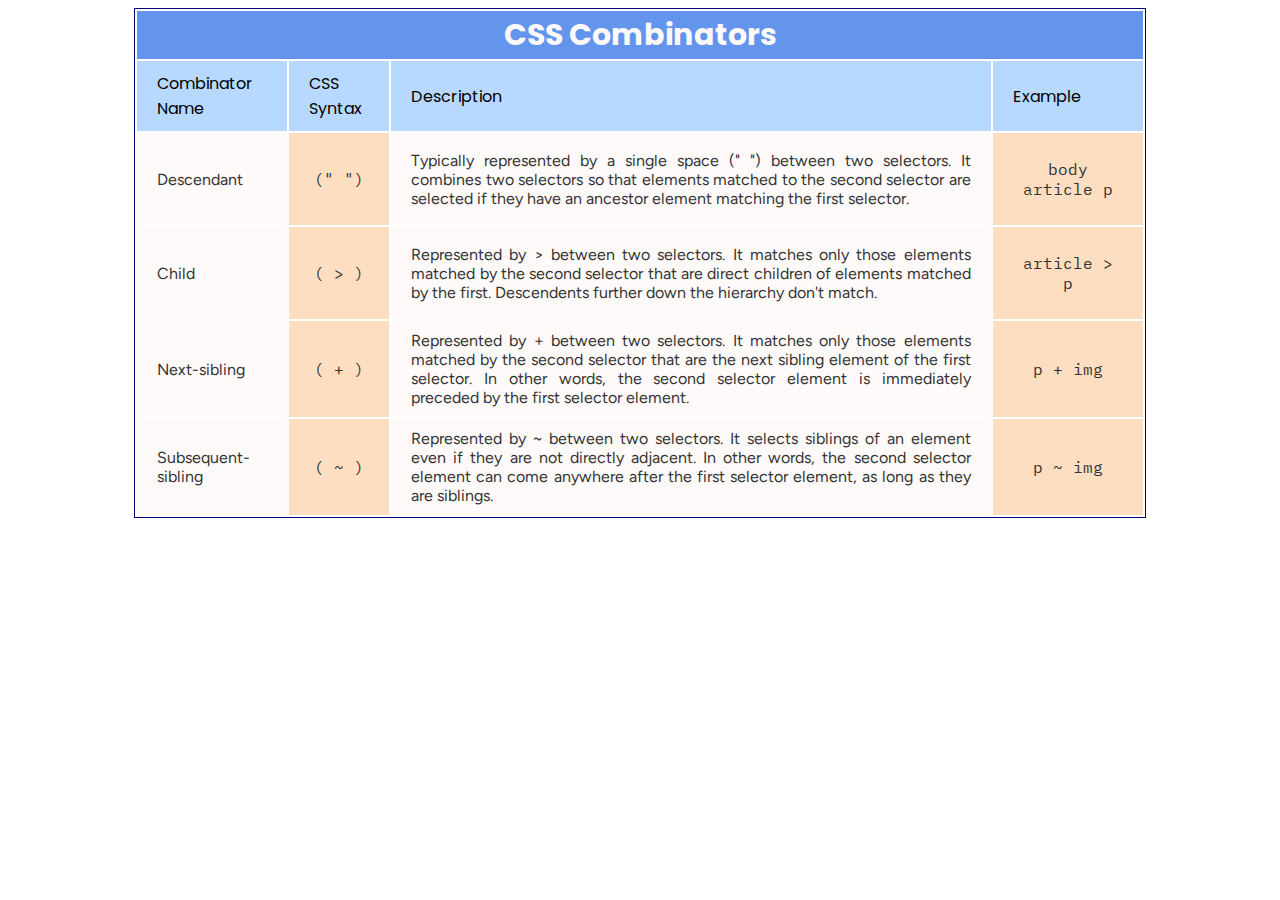
<file: cheat-sheet.html>
<!DOCTYPE html>
<html lang="en">
<head>
    <meta charset="UTF-8">
    <meta name="viewport" content="width=device-width, initial-scale=1.0">
    <title>CSS Combinators Cheatsheet</title>
    <link rel="stylesheet" href="table-style.css">
    <link rel="preconnect" href="https://fonts.googleapis.com">
    <link rel="preconnect" href="https://fonts.gstatic.com" crossorigin>
    <link href="https://fonts.googleapis.com/css2?family=Figtree:ital,wght@0,300;0,400;0,600;0,700;1,300;1,400;1,600;1,700&family=IBM+Plex+Mono&family=Poppins:ital,wght@0,200;0,400;0,600;1,200;1,400;1,600&display=swap" rel="stylesheet">
</head>
<body>
    <table>
        <thead>
            <th colspan="4">CSS Combinators</th>
        </thead>
        <tbody>
            <tr class="column-name">
                <td>Combinator Name</td>
                <td>CSS Syntax</td>
                <td>Description</td>
                <td>Example</td>
            </tr>
            <tr class="descendant">
                <td class="name">Descendant</td>
                <td class="css"><p>(" ")</p></td>
                <td class="description">Typically represented by a single space (" ") between two selectors. It combines two selectors so that elements matched to the second selector are selected if they have an ancestor element matching the first selector.</td>
                <td class="example"><p>body article p</p></td>
            </tr>
            <tr class="child">
                <td class="name">Child</td>
                <td class="css"><p>( > )</p></td>
                <td class="description">Represented by > between two selectors. It matches only those elements matched by the second selector that are direct children of elements matched by the first. Descendents further down the hierarchy don't match.</td>
                <td class="example"><p>article > p</p></td>
            </tr>
            <tr class="next-sibling">
                <td class="name">Next-sibling</td>
                <td class="css"><p>( + )</p></td>
                <td class="description">Represented by + between two selectors. It matches only those elements matched by the second selector that are the next sibling element of the first selector. In other words, the second selector element is immediately preceded by the first selector element.</td>
                <td class="example"><p>p + img</p></td>
            </tr>
            <tr class="subsequent-sibling">
                <td class="name">Subsequent-sibling</td>
                <td class="css"><p>( ~ )</p></td>
                <td class="description">Represented by ~ between two selectors. It selects siblings of an element even if they are not directly adjacent. In other words, the second selector element can come anywhere after the first selector element, as long as they are siblings.</td>
                <td class="example"><p>p ~ img</p></td>
            </tr>
        </tbody>
    </table>
</body>
</html>
</file>
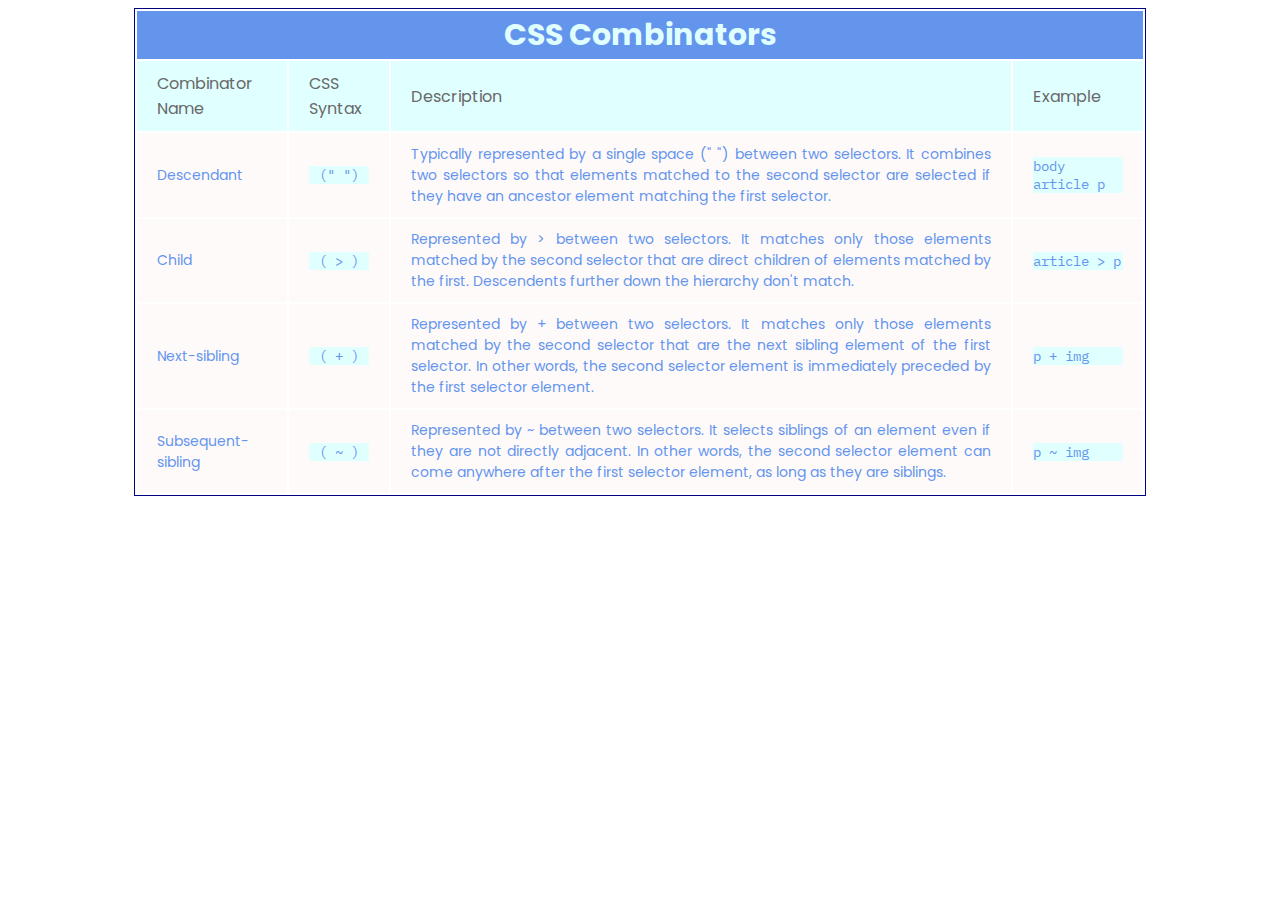
<file: cheatsheet.html>
<!DOCTYPE html>
<html lang="en">
<head>
    <meta charset="UTF-8">
    <meta name="viewport" content="width=device-width, initial-scale=1.0">
    <title>CSS Combinators Cheatsheet</title>
    <link rel="stylesheet" href="tablestyle.css">
    <link rel="preconnect" href="https://fonts.googleapis.com">
    <link href="https://fonts.googleapis.com/css2?family=Merriweather:ital@0;1&family=Poppins:wght@300;400&display=swap" rel="stylesheet">
    <link href="https://fonts.googleapis.com/css2?family=IBM+Plex+Mono&display=swap" rel="stylesheet"> 
</head>
<body>
    <table>
        <thead>
            <th colspan="4">CSS Combinators</th>
        </thead>
        <tbody>
            <tr class="column-name">
                <td>Combinator Name</td>
                <td>CSS Syntax</td>
                <td>Description</td>
                <td>Example</td>
            </tr>
            <tr class="descendant">
                <td class="name">Descendant</td>
                <td class="css"><p>(" ")</p></td>
                <td class="description">Typically represented by a single space (" ") between two selectors. It combines two selectors so that elements matched to the second selector are selected if they have an ancestor element matching the first selector.</td>
                <td class="example"><p>body article p</p></td>
            </tr>
            <tr class="child">
                <td class="name">Child</td>
                <td class="css"><p>( > )</p></td>
                <td class="description">Represented by > between two selectors. It matches only those elements matched by the second selector that are direct children of elements matched by the first. Descendents further down the hierarchy don't match.</td>
                <td class="example"><p>article > p</p></td>
            </tr>
            <tr class="next-sibling">
                <td class="name">Next-sibling</td>
                <td class="css"><p>( + )</p></td>
                <td class="description">Represented by + between two selectors. It matches only those elements matched by the second selector that are the next sibling element of the first selector. In other words, the second selector element is immediately preceded by the first selector element.</td>
                <td class="example"><p>p + img</p></td>
            </tr>
            <tr class="subsequent-sibling">
                <td class="name">Subsequent-sibling</td>
                <td class="css"><p>( ~ )</p></td>
                <td class="description">Represented by ~ between two selectors. It selects siblings of an element even if they are not directly adjacent. In other words, the second selector element can come anywhere after the first selector element, as long as they are siblings.</td>
                <td class="example"><p>p ~ img</p></td>
            </tr>
        </tbody>
    </table>
</body>
</html>
</file>
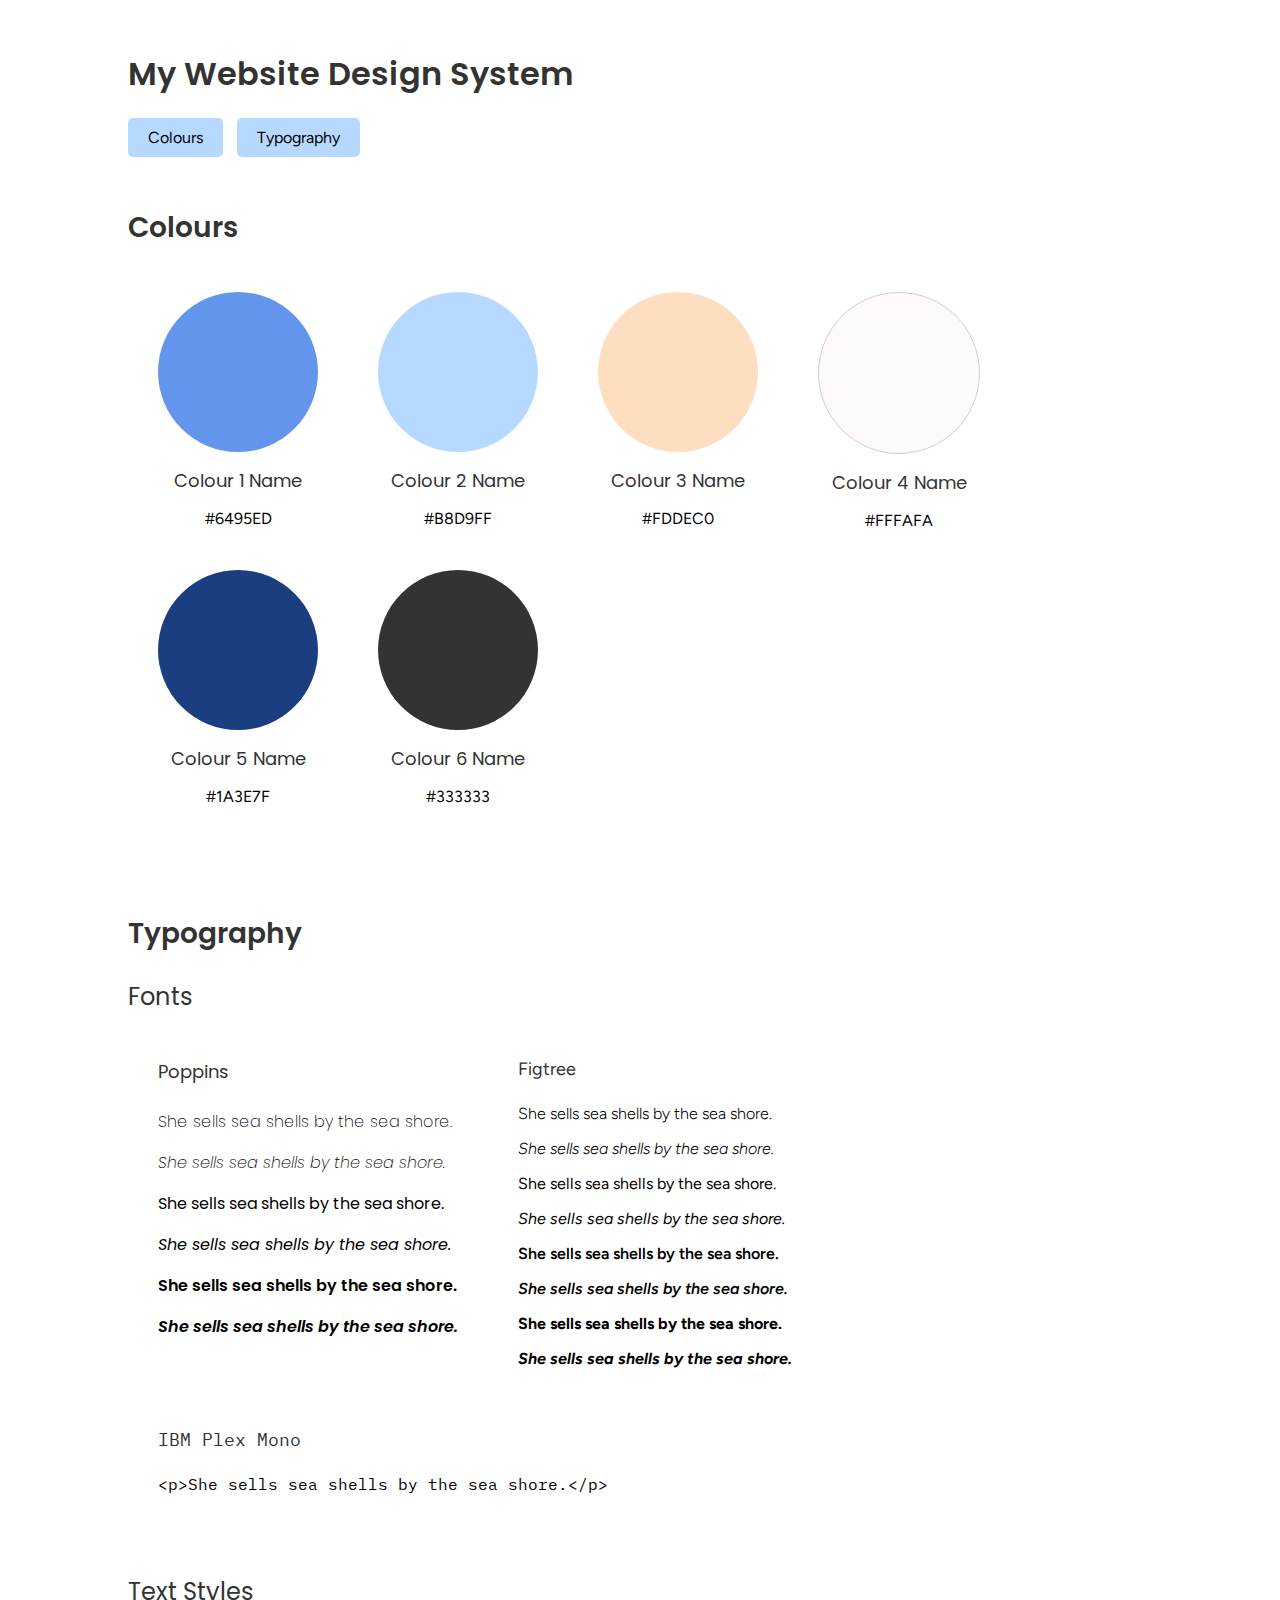
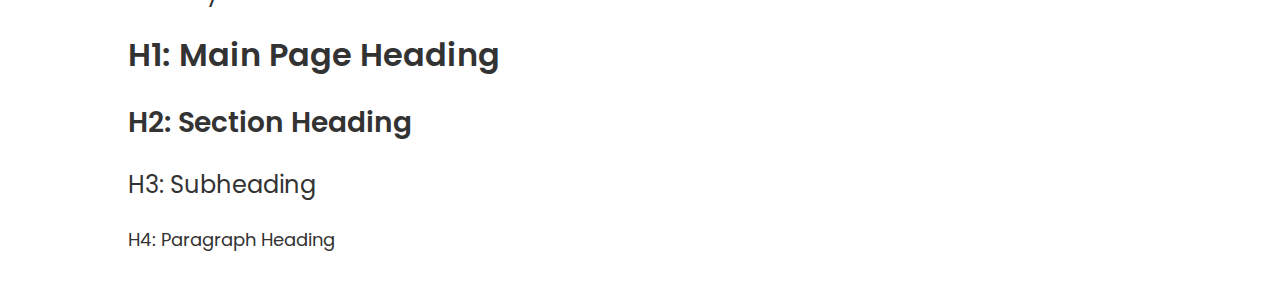
<file: design-system.html>
<!DOCTYPE html>
<html lang="en">
<head>
    <meta charset="UTF-8">
    <meta name="viewport" content="width=device-width, initial-scale=1.0">
    <title>Design System</title>
    <link rel="stylesheet" href="design-system-style.css">
    <link rel="preconnect" href="https://fonts.googleapis.com">
    <link rel="preconnect" href="https://fonts.gstatic.com" crossorigin>
    <link href="https://fonts.googleapis.com/css2?family=Figtree:ital,wght@0,300;0,400;0,600;0,700;1,300;1,400;1,600;1,700&family=IBM+Plex+Mono&family=Poppins:ital,wght@0,200;0,400;0,600;1,200;1,400;1,600&display=swap" rel="stylesheet">    
</head>
<body>
    <header>
        <h1 class="page-title">My Website Design System</h1>
        <nav>
            <ul>
                <li><a href="#site-colors">Colours</a></li>
                <li><a href="#site-typography">Typography</a></li>
            </ul>
        </nav>
    </header>

<!--Colours-->
    <section id="site-colors">
        <h2 class="section-title">Colours</h2>
        <div class="colors">
            <div class="color-block">
                <div class="color-1"></div>
                <h4 class="color-name">Colour 1 Name</h4>
                <p class="color-code">#6495ED</p>
            </div>
            <div class="color-block">
                <div class="color-2"></div>
                <h4 class="color-name">Colour 2 Name</h4>
                <p class="color-code">#B8D9FF</p>
            </div>
            <div class="color-block">
                <div class="color-3"></div>
                <h4 class="color-name">Colour 3 Name</h4>
                <p class="color-code">#FDDEC0</p>
            </div>
            <div class="color-block">
                <div class="color-4"></div>
                <h4 class="color-name">Colour 4 Name</h4>
                <p class="color-code">#FFFAFA</p>
            </div>
            <div class="color-block">
                <div class="color-5"></div>
                <h4 class="color-name">Colour 5 Name</h4>
                <p class="color-code">#1A3E7F</p>
            </div>
            <div class="color-block">
                <div class="color-6"></div>
                <h4 class="color-name">Colour 6 Name</h4>
                <p class="color-code">#333333</p>
            </div>
        </div>
    </section>

<!--Typography-->
    <section id="site-typography">
        <h2 class="section-title">Typography</h2>
        <h3 class="section-subheading">Fonts</h3>
        <div class="fonts">
            <div class="font-block">
                <h4 class="poppins">Poppins</h4>
                <p class="poppins-200">She sells sea shells by the sea shore.</p>
                <p class="poppins-200-italic">She sells sea shells by the sea shore.</p>
                <p class="poppins-400">She sells sea shells by the sea shore.</p>
                <p class="poppins-400-italic">She sells sea shells by the sea shore.</p>
                <p class="poppins-600">She sells sea shells by the sea shore.</p>
                <p class="poppins-600-italic">She sells sea shells by the sea shore.</p>
            </div>
            <div class="font-block">
                <h4 class="figtree">Figtree</h4>
                <p class="figtree-300">She sells sea shells by the sea shore.</p>
                <p class="figtree-300-italic">She sells sea shells by the sea shore.</p>
                <p class="figtree-400">She sells sea shells by the sea shore.</p>
                <p class="figtree-400-italic">She sells sea shells by the sea shore.</p>
                <p class="figtree-600">She sells sea shells by the sea shore.</p>
                <p class="figtree-600-italic">She sells sea shells by the sea shore.</p>
                <p class="figtree-700">She sells sea shells by the sea shore.</p>
                <p class="figtree-700-italic">She sells sea shells by the sea shore.</p>
            </div>
            <div class="font-block">
                <h4 class="ibm-plex-mono">IBM Plex Mono</h4>
                <p class="ibm-plex-mono-400">&lt;p&gt;She sells sea shells by the sea shore.&lt;/p&gt;</p>
            </div>
        </div>
        <h3 class="section-subheading">Text Styles</h3>
        <div class="text-styles">
            <div class="text-style-block">
                <h1 class="h1">H1: Main Page Heading</h1>
            </div>
            <div class="text-style-block">
                <h2 class="h2">H2: Section Heading</h2>
            </div>
            <div class="text-style-block">
                <h3 class="h3">H3: Subheading</h3>
            </div>
            <div class="text-style-block">
                <h4 class="h4">H4: Paragraph Heading</h4>
            </div>
        </div>
    </section>

</body>
</html>
</file>
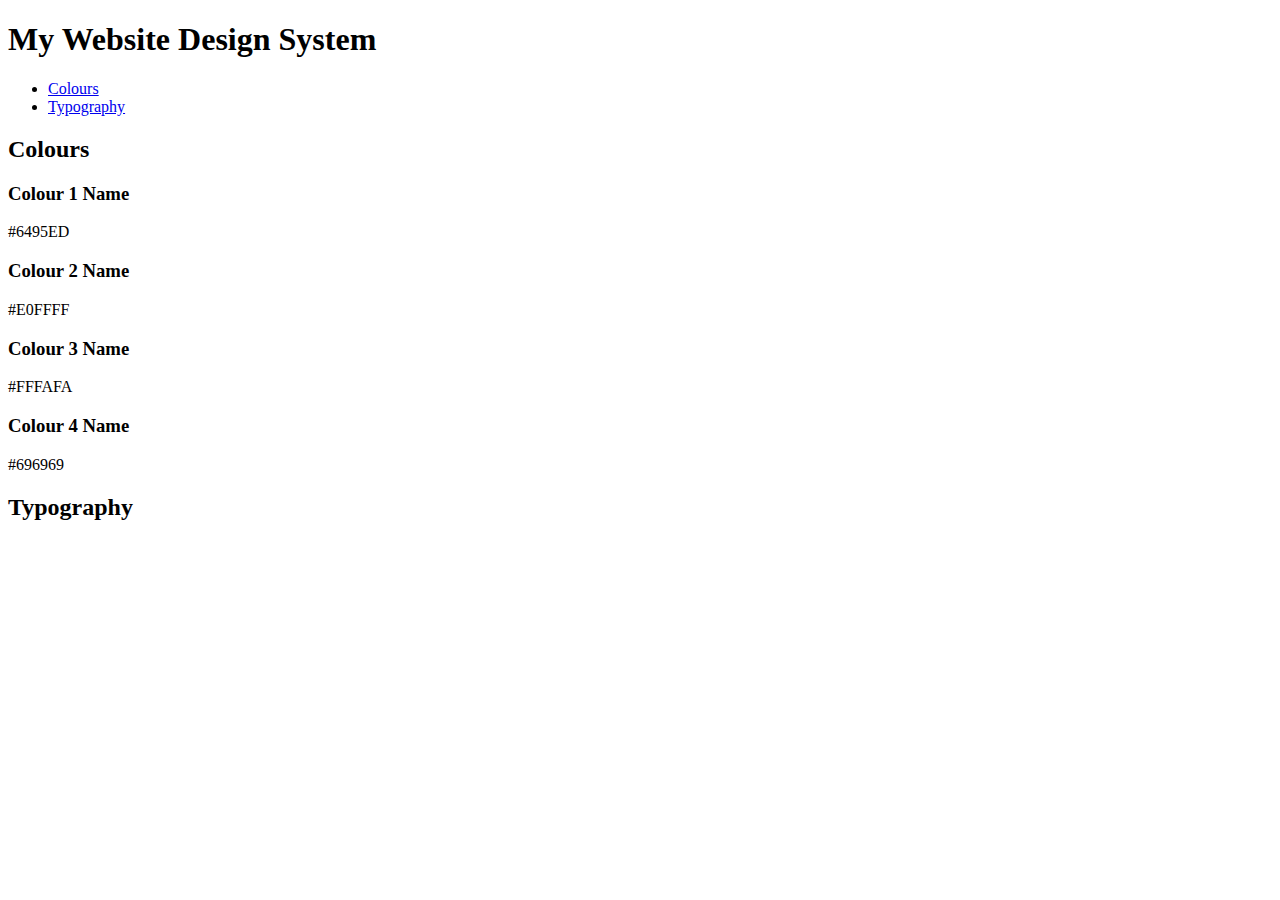
<file: designsystem.html>
<!DOCTYPE html>
<html lang="en">
<head>
    <meta charset="UTF-8">
    <meta name="viewport" content="width=device-width, initial-scale=1.0">
    <title>Design System</title>
    <link rel="preconnect" href="https://fonts.googleapis.com">
    <link href="https://fonts.googleapis.com/css2?family=Merriweather:ital@0;1&family=Poppins:wght@300;400&display=swap" rel="stylesheet">
    <link href="https://fonts.googleapis.com/css2?family=IBM+Plex+Mono&display=swap" rel="stylesheet"> 
</head>
<body>
    <header>
        <h1>My Website Design System</h1>
        <nav>
            <ul>
                <li><a href="#site-colors">Colours</a></li>
                <li><a href="#site-typography">Typography</a></li>
            </ul>
        </nav>
    </header>

<!--Colours-->
    <section id="site-colors">
        <h2>Colours</h2>
        <div class="colors">
            <div class="color-block">
                <div class="color-1"></div>
                <h3 class="color-name">Colour 1 Name</h3>
                <p class="color-code">#6495ED</p>
            </div>
            <div class="color-block">
                <div class="color-2"></div>
                <h3 class="color-name">Colour 2 Name</h3>
                <p class="color-code">#E0FFFF</p>
            </div>
            <div class="color-block">
                <div class="color-3"></div>
                <h3 class="color-name">Colour 3 Name</h3>
                <p class="color-code">#FFFAFA</p>
            </div>
            <div class="color-block">
                <div class="color-4"></div>
                <h3 class="color-name">Colour 4 Name</h3>
                <p class="color-code">#696969</p>
            </div>
        </div>
    </section>

<!--Typography-->
    <section id="site-typography">
        <h2>Typography</h2>
        
    </section>

</body>
</html>
</file>
<file: table-style.css>
table {
    width: 80%;
    margin: 0 auto;
    border: 1px solid #000080;
}

thead {
    background-color: #6495ED;
    color: #FFFAFA;
    font-family: 'Poppins', sans-serif;
    font-weight: 600;
    font-size: 30px;
}

.column-name td {
    padding: 10px 20px;
    background-color: #B8D9FF;
    color: #000;
    font-family: 'Poppins', sans-serif;
    font-weight: 400;
    font-size: 16px;
}

.name {
    width: 15%;
    padding: 10px 20px;
    background-color: #FFFAFA;
    color: #333;
    font-family: 'Figtree', sans-serif;
    font-size: 16px;
}

.css {
    width: 10%;
    padding: 10px 20px;
    background-color: #FDDEC0;
    color: #333;
    font-family: 'IBM Plex Mono', monospace;
    font-size: 16px;
    text-align: center;
}
/*
.css p {
    background-color: #ABC4F3;
}*/

.description {
    width: 60%;
    padding: 10px 20px;
    background-color: #FFFAFA;
    color: #333;
    font-family: 'Figtree', sans-serif;
    font-size: 16px;
    text-align: justify;
}

.example {
    width: 15%;
    padding: 10px 20px;
    background-color: #FDDEC0;
    color: #333;
    font-family: 'IBM Plex Mono', monospace;
    font-size: 16px;
    text-align: center;
}

/*
.example p {
    background-color: #ABC4F3;
    padding: 5px 8px;
} */
</file>
<file: tablestyle.css>
table {
    width: 80%;
    margin: 0 auto;
    border: 1px solid #000080;
}

thead {
    background-color: #6495ED;
    color: #E0FFFF;
    font-family: Poppins, sans-serif;
    font-size: 30px;
}

.column-name td {
    padding: 10px 20px;
    background-color: #E0FFFF;
    color: #696969;
    font-family: Poppins, sans-serif;
    font-size: 16px;
}

.name {
    width: 15%;
    padding: 10px 20px;
    background-color: #FFFAFA;
    color: #6495ED;
    font-family: Poppins, sans-serif;
    font-size: 14px;
}

.css {
    width: 10%;
    padding: 10px 20px;
    background-color: #FFFAFA;
    color: #6495ED;
    font-family: 'IBM Plex Mono', monospace;
    font-size: 14px;
    text-align: center;
}

.css p {
    background-color: #E0FFFF;
}

.description {
    width: 62%;
    padding: 10px 20px;
    background-color: #FFFAFA;
    color: #6495ED;
    font-family: Poppins, sans-serif;
    font-size: 14px;
    text-align: justify;
}

.example {
    width: 13%;
    padding: 10px 20px;
    background-color: #FFFAFA;
    color: #6495ED;
    font-family: 'IBM Plex Mono', monospace;
    font-size: 14px;
}

.example p {
    background-color: #E0FFFF;
}
</file>
<file: design-system-style.css>
body {
    margin: 50px auto;
    width: 80%;
}

h1 {
    font-family: 'Poppins', sans-serif;
    font-weight: 600;
    font-size: 32px;
    color: #333;
}

h2 {
    font-family: 'Poppins', sans-serif;
    font-weight: 600;
    font-size: 28px;
    color: #333;
}

h3 {
    font-family: 'Poppins', sans-serif;
    font-weight: 400;
    font-size: 24px;
    color: #333;
    margin: 20px 0 10px 0;
}

h4 {
    font-family: 'Poppins', sans-serif;
    font-weight: 400;
    font-size: 18px;
    color: #333;
}

p {
    font-family: 'Figtree', sans-serif;
    font-weight: 400;
    font-size: 16px;
    color: #000;
}

/* Header & Nav Section */

header {
    margin-bottom: 60px;
}

h1.page-title {
    margin-bottom: 30px;
}

nav ul {
    margin: 0;
    padding: 0;
}

nav li {
    display: inline;
}

nav a {
    background-color: #B8D9FF;
    padding: 10px 20px;
    margin: 0px 10px 0 0;
    border-radius: 5px;
    font-family: 'Figtree', sans-serif;
    font-weight: 400;
    font-size: 16px;
    text-decoration: none;
    color: #000;
}

nav a:hover {
    background-color: #1A3E7F;
    color: #FFFAFA;
}

/* Colours Section */

div.colors {
    display: inline-block;
    margin-bottom: 60px;
}

div.color-block {
    float: left;
    padding: 20px 30px;
}

h4.color-name {
    text-align: center;
    padding: 10px 0;
    margin: 5px 0;
}

p.color-code {
    text-align: center;
    padding: 0;
    margin: 0;
}

div.color-1 {
    background-color: #6495ED;
    padding: 80px;
    border-radius: 50%;
}

div.color-2 {
    background-color: #B8D9FF;
    padding: 80px;
    border-radius: 50%;
}

div.color-3 {
    background-color: #FDDEC0;
    padding: 80px;
    border-radius: 50%;
}

div.color-4 {
    background-color: #FFFAFA;
    padding: 80px;
    border-radius: 50%;
    border: 1px solid #cfcfcf;
}

div.color-5 {
    background-color: #1A3E7F;
    padding: 80px;
    border-radius: 50%;
}

div.color-6 {
    background-color: #333;
    padding: 80px;
    border-radius: 50%;
}

/* Typography Section */

div.fonts {
    display: inline-block;
    margin-bottom: 30px;
}

div.font-block {
    float: left;
    padding: 10px 30px;
}

h4.poppins {
    font-family: 'Poppins', sans-serif;
    font-weight: 400;
    font-size: 18px;
    color: #333;
}

p.poppins-200 {
    font-family: 'Poppins', sans-serif;
    font-weight: 200;
}

p.poppins-200-italic {
    font-family: 'Poppins', sans-serif;
    font-weight: 200;
    font-style: italic;
}

p.poppins-400 {
    font-family: 'Poppins', sans-serif;
    font-weight: 400;
}

p.poppins-400-italic {
    font-family: 'Poppins', sans-serif;
    font-weight: 400;
    font-style: italic;
}

p.poppins-600 {
    font-family: 'Poppins', sans-serif;
    font-weight: 600;
}

p.poppins-600-italic {
    font-family: 'Poppins', sans-serif;
    font-weight: 600;
    font-style: italic;
}

h4.figtree {
    font-family: 'Figtree', sans-serif;
    font-weight: 400;
    font-size: 18px;
    color: #333;
}

p.figtree-300 {
    font-family: 'Figtree', sans-serif;
    font-weight: 300;
}

p.figtree-300-italic {
    font-family: 'Figtree', sans-serif;
    font-weight: 300;
    font-style: italic;
}

p.figtree-400 {
    font-family: 'Figtree', sans-serif;
    font-weight: 400;
}

p.figtree-400-italic {
    font-family: 'Figtree', sans-serif;
    font-weight: 400;
    font-style: italic;
}

p.figtree-600 {
    font-family: 'Figtree', sans-serif;
    font-weight: 600;
}

p.figtree-600-italic {
    font-family: 'Figtree', sans-serif;
    font-weight: 600;
    font-style: italic;
}

p.figtree-700 {
    font-family: 'Figtree', sans-serif;
    font-weight: 700;
}

p.figtree-700-italic {
    font-family: 'Figtree', sans-serif;
    font-weight: 700;
    font-style: italic;
}

h4.ibm-plex-mono {
    font-family: 'IBM Plex Mono', monospace;
    font-weight: 400;
    font-size: 18px;
    color: #333;
}

p.ibm-plex-mono-400 {
    font-family: 'IBM Plex Mono', monospace;
    font-weight: 400;
}
</file>
